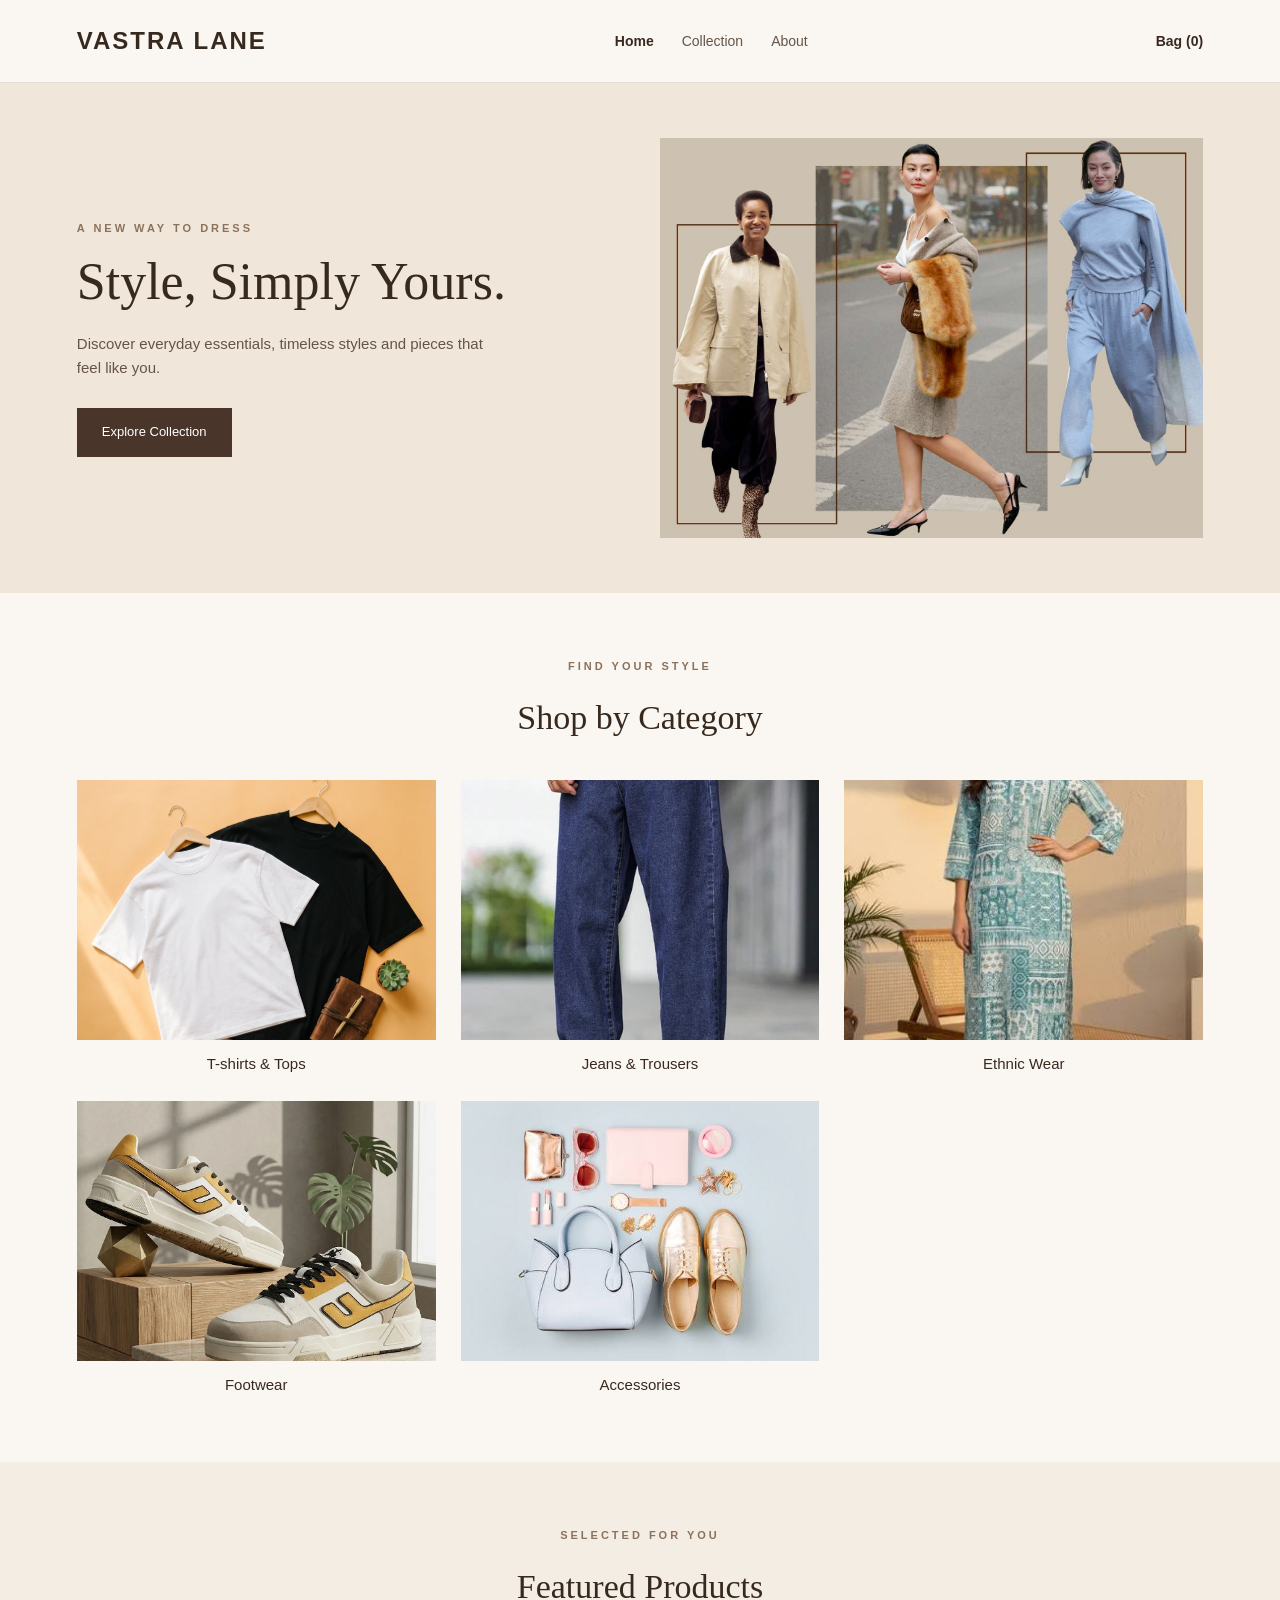
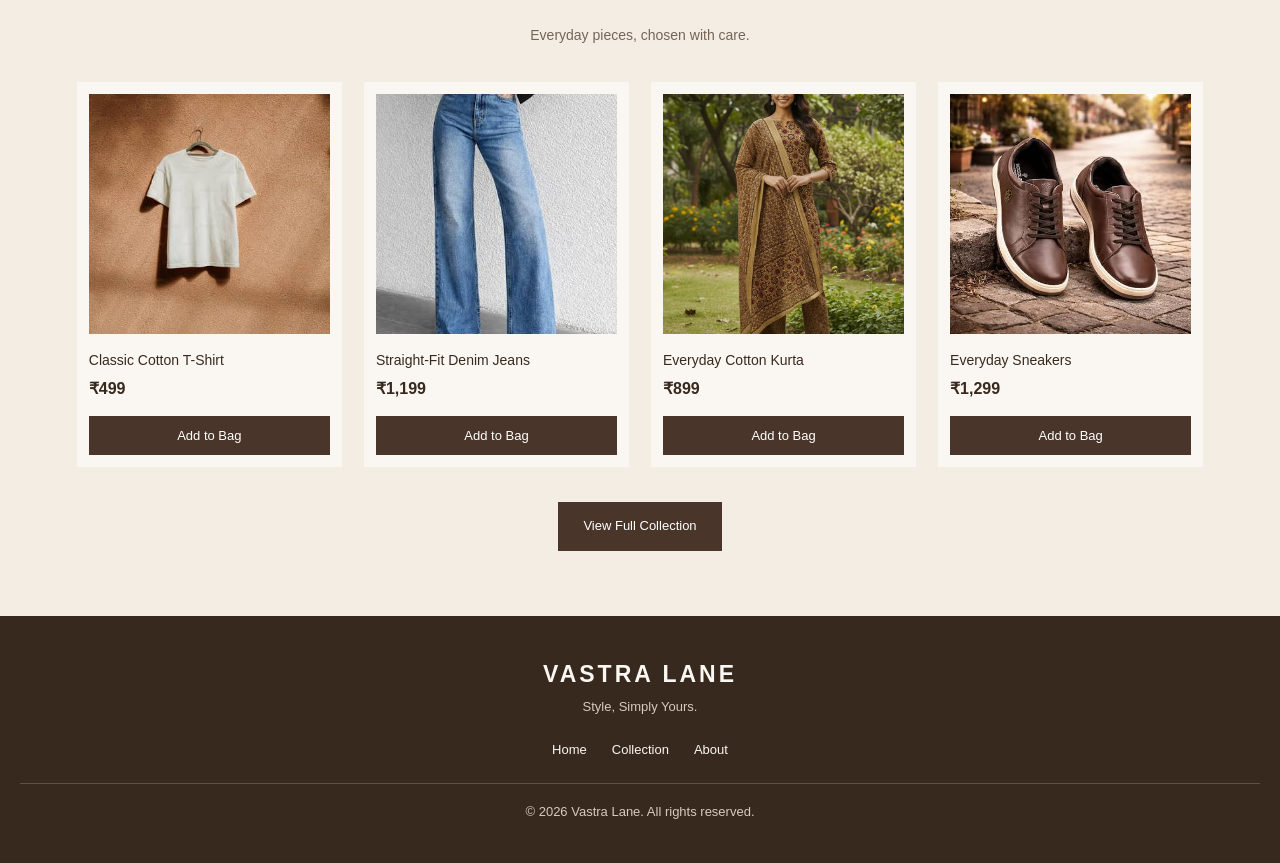
<file: index.html>
<!DOCTYPE html>
<html lang="en">
<head>
    <meta charset="UTF-8">
    <meta name="viewport" content="width=device-width, initial-scale=1.0">

    <title>Vastra Lane | Style, Simply Yours.</title>

    <link rel="stylesheet" href="style.css">
</head>
<body>

    <!-- Navigation Bar -->
    <header class="site-header">
        <a href="index.html" class="logo">VASTRA LANE</a>

        <nav class="navigation">
            <a href="index.html" class="active">Home</a>
            <a href="collection.html">Collection</a>
            <a href="about.html">About</a>
        </nav>

        <div class="shopping-bag">
            Bag (<span id="bagCount">0</span>)
        </div>
    </header>


    <!-- Main Banner -->
    <main>

        <section class="hero">
            <div class="hero-content">
                <p class="small-heading">A NEW WAY TO DRESS</p>

                <h1>Style, Simply Yours.</h1>

                <p class="hero-description">
                    Discover everyday essentials, timeless styles
                    and pieces that feel like you.
                </p>

                <a href="collection.html" class="main-button">
                    Explore Collection
                </a>
            </div>

            <div class="hero-image">
                <img src="FRONTPAGE.jpg"
                     alt="Fashion model wearing a neutral outfit">
            </div>
        </section>


        <!-- Shop by Category -->
        <section class="categories section-padding">
            <div class="section-heading">
                <p class="small-heading">FIND YOUR STYLE</p>
                <h2>Shop by Category</h2>
            </div>

            <div class="category-grid">

                <a href="collection.html" class="category-card">
                    <img src="cottontshirt.jpg" alt="Cotton T-shirt">
                    <h3>T-shirts &amp; Tops</h3>
                </a>

                <a href="collection.html" class="category-card">
                    <img src="bluedenimjeans.webp" alt="Blue denim jeans">
                    <h3>Jeans &amp; Trousers</h3>
                </a>

                <a href="collection.html" class="category-card">
                    <img src="cottonethnic.jpg" alt="Cotton ethnic kurta">
                    <h3>Ethnic Wear</h3>
                </a>

                <a href="collection.html" class="category-card">
                    <img src="shoes.webp" alt="Casual sneakers">
                    <h3>Footwear</h3>
                </a>

                <a href="collection.html" class="category-card">
                    <img src="accesories.jpg" alt="Minimal tote bag">
                    <h3>Accessories</h3>
                </a>

            </div>
        </section>


        <!-- Featured Products -->
        <section class="featured section-padding">
            <div class="section-heading">
                <p class="small-heading">SELECTED FOR YOU</p>
                <h2>Featured Products</h2>
                <p>Everyday pieces, chosen with care.</p>
            </div>

            <div class="product-grid">

                <div class="product-card">
                    <img src="cotton2.jpg"
                         alt="Classic Cotton T-Shirt">

                    <h3>Classic Cotton T-Shirt</h3>
                    <p class="product-price">₹499</p>

                    <button class="add-to-bag">Add to Bag</button>
                </div>


                <div class="product-card">
                    <img src="jeans2.jpg"
                         alt="Straight-Fit Denim Jeans">

                    <h3>Straight-Fit Denim Jeans</h3>
                    <p class="product-price">₹1,199</p>

                    <button class="add-to-bag">Add to Bag</button>
                </div>


                <div class="product-card">
                    <img src="kurta2.webp"
                         alt="Everyday Cotton Kurta">

                    <h3>Everyday Cotton Kurta</h3>
                    <p class="product-price">₹899</p>

                    <button class="add-to-bag">Add to Bag</button>
                </div>


                <div class="product-card">
                    <img src="sneaker2.jpg"
                         alt="Everyday Sneakers">

                    <h3>Everyday Sneakers</h3>
                    <p class="product-price">₹1,299</p>

                    <button class="add-to-bag">Add to Bag</button>
                </div>

            </div>

            <p id="bagMessage" aria-live="polite"></p>

            <div class="collection-link">
                <a href="collection.html" class="main-button">
                    View Full Collection
                </a>
            </div>
        </section>

    </main>


    <!-- Footer -->
    <footer class="site-footer">
        <h2>VASTRA LANE</h2>
        <p>Style, Simply Yours.</p>

        <div class="footer-links">
            <a href="index.html">Home</a>
            <a href="collection.html">Collection</a>
            <a href="about.html">About</a>
        </div>

        <p class="copyright">
            &copy; 2026 Vastra Lane. All rights reserved.
        </p>
    </footer>


    <script src="script.js"></script>

</body>
</html>
</file>
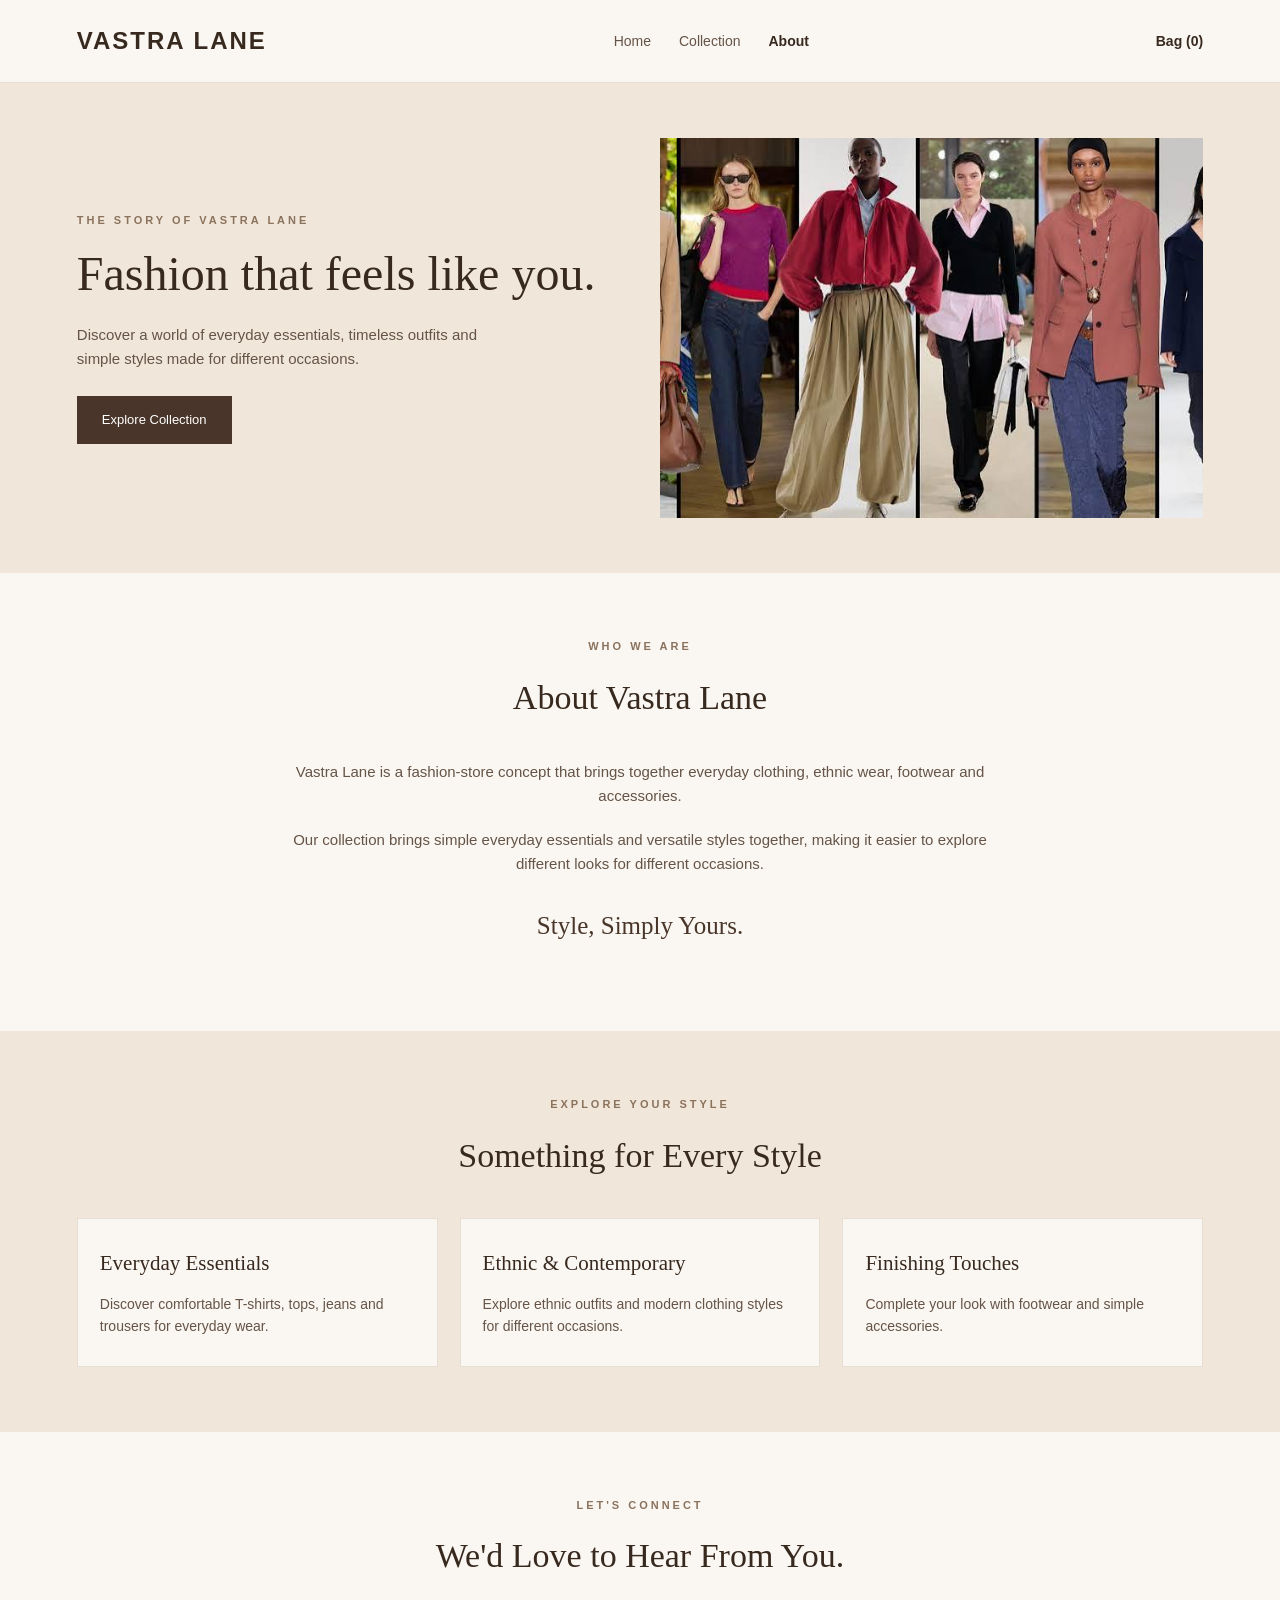
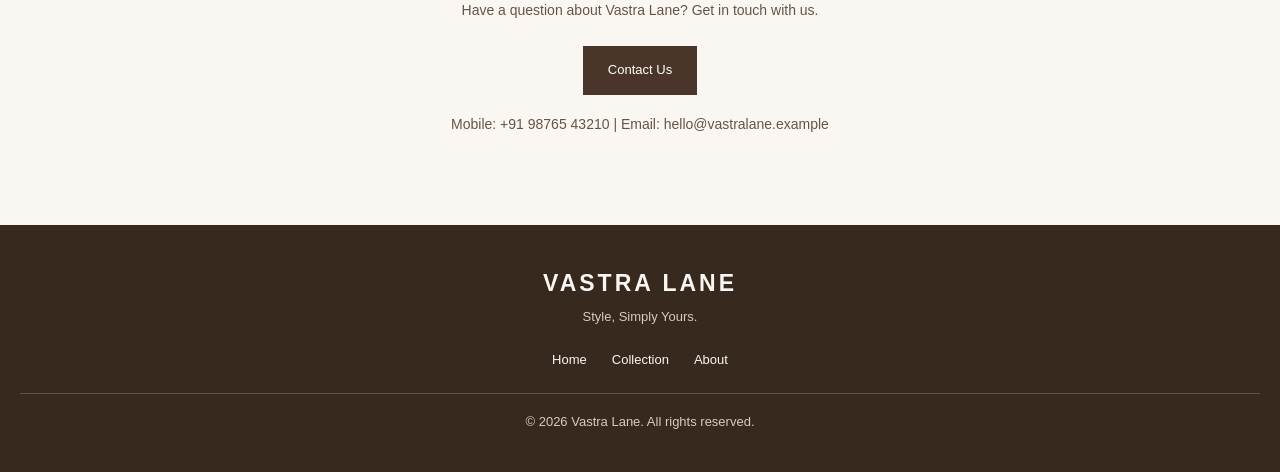
<file: about.html>
<!DOCTYPE html>
<html lang="en">
<head>
    <meta charset="UTF-8">
    <meta name="viewport" content="width=device-width, initial-scale=1.0">

    <title>About Us | Vastra Lane</title>

    <link rel="stylesheet" href="style.css">
</head>
<body>

    <!-- Navigation Bar -->
    <header class="site-header">

        <a href="index.html" class="logo">VASTRA LANE</a>

        <nav class="navigation">
            <a href="index.html">Home</a>
            <a href="collection.html">Collection</a>
            <a href="about.html" class="active">About</a>
        </nav>

        <div class="shopping-bag">
            Bag (<span id="bagCount">0</span>)
        </div>

    </header>


    <!-- About Hero Section -->
    <main>

        <section class="about-hero">

            <div class="about-hero-content">

                <p class="small-heading">THE STORY OF VASTRA LANE</p>

                <h1>Fashion that feels like you.</h1>

                <p>
                    Discover a world of everyday essentials,
                    timeless outfits and simple styles made
                    for different occasions.
                </p>

                <a href="collection.html" class="main-button">
                    Explore Collection
                </a>

            </div>

            <div class="about-hero-image">
                <img src="aboutphoto.jpg"
                     alt="Fashion editorial showcasing modern clothing">
            </div>

        </section>


        <!-- About the Brand -->
        <section class="about-story section-padding">

            <div class="section-heading">

                <p class="small-heading">WHO WE ARE</p>

                <h2>About Vastra Lane</h2>

            </div>

            <div class="about-description">

                <p>
                    Vastra Lane is a fashion-store concept
                    that brings together everyday clothing,
                    ethnic wear, footwear and accessories.
                </p>

                <p>
                    Our collection brings simple everyday
                    essentials and versatile styles together,
                    making it easier to explore different
                    looks for different occasions.
                </p>

                <p class="about-tagline">
                    Style, Simply Yours.
                </p>

            </div>

        </section>


        <!-- Our Fashion Categories -->
        <section class="about-highlights section-padding">

            <div class="section-heading">

                <p class="small-heading">EXPLORE YOUR STYLE</p>

                <h2>Something for Every Style</h2>

            </div>

            <div class="about-cards">

                <div class="about-card">
                    <h3>Everyday Essentials</h3>
                    <p>
                        Discover comfortable T-shirts,
                        tops, jeans and trousers for
                        everyday wear.
                    </p>
                </div>

                <div class="about-card">
                    <h3>Ethnic & Contemporary</h3>
                    <p>
                        Explore ethnic outfits and
                        modern clothing styles for
                        different occasions.
                    </p>
                </div>

                <div class="about-card">
                    <h3>Finishing Touches</h3>
                    <p>
                        Complete your look with
                        footwear and simple
                        accessories.
                    </p>
                </div>

            </div>

        </section>


        <!-- Contact Section -->
        <section class="about-contact section-padding">

            <p class="small-heading">LET'S CONNECT</p>

            <h2>We'd Love to Hear From You.</h2>

            <p>
                Have a question about Vastra Lane?
                Get in touch with us.
            </p>

            <a href="mailto:hello@vastralane.example"
               class="main-button">
                Contact Us
            </a>

            <p class="contact-note">
                Mobile: +91 98765 43210 | Email: hello@vastralane.example
            </p>

        </section>

    </main>


    <!-- Footer -->
    <footer class="site-footer">

        <h2>VASTRA LANE</h2>

        <p>Style, Simply Yours.</p>

        <div class="footer-links">
            <a href="index.html">Home</a>
            <a href="collection.html">Collection</a>
            <a href="about.html">About</a>
        </div>

        <p class="copyright">
            &copy; 2026 Vastra Lane. All rights reserved.
        </p>

    </footer>


    <script src="script.js"></script>

</body>
</html>
</file>
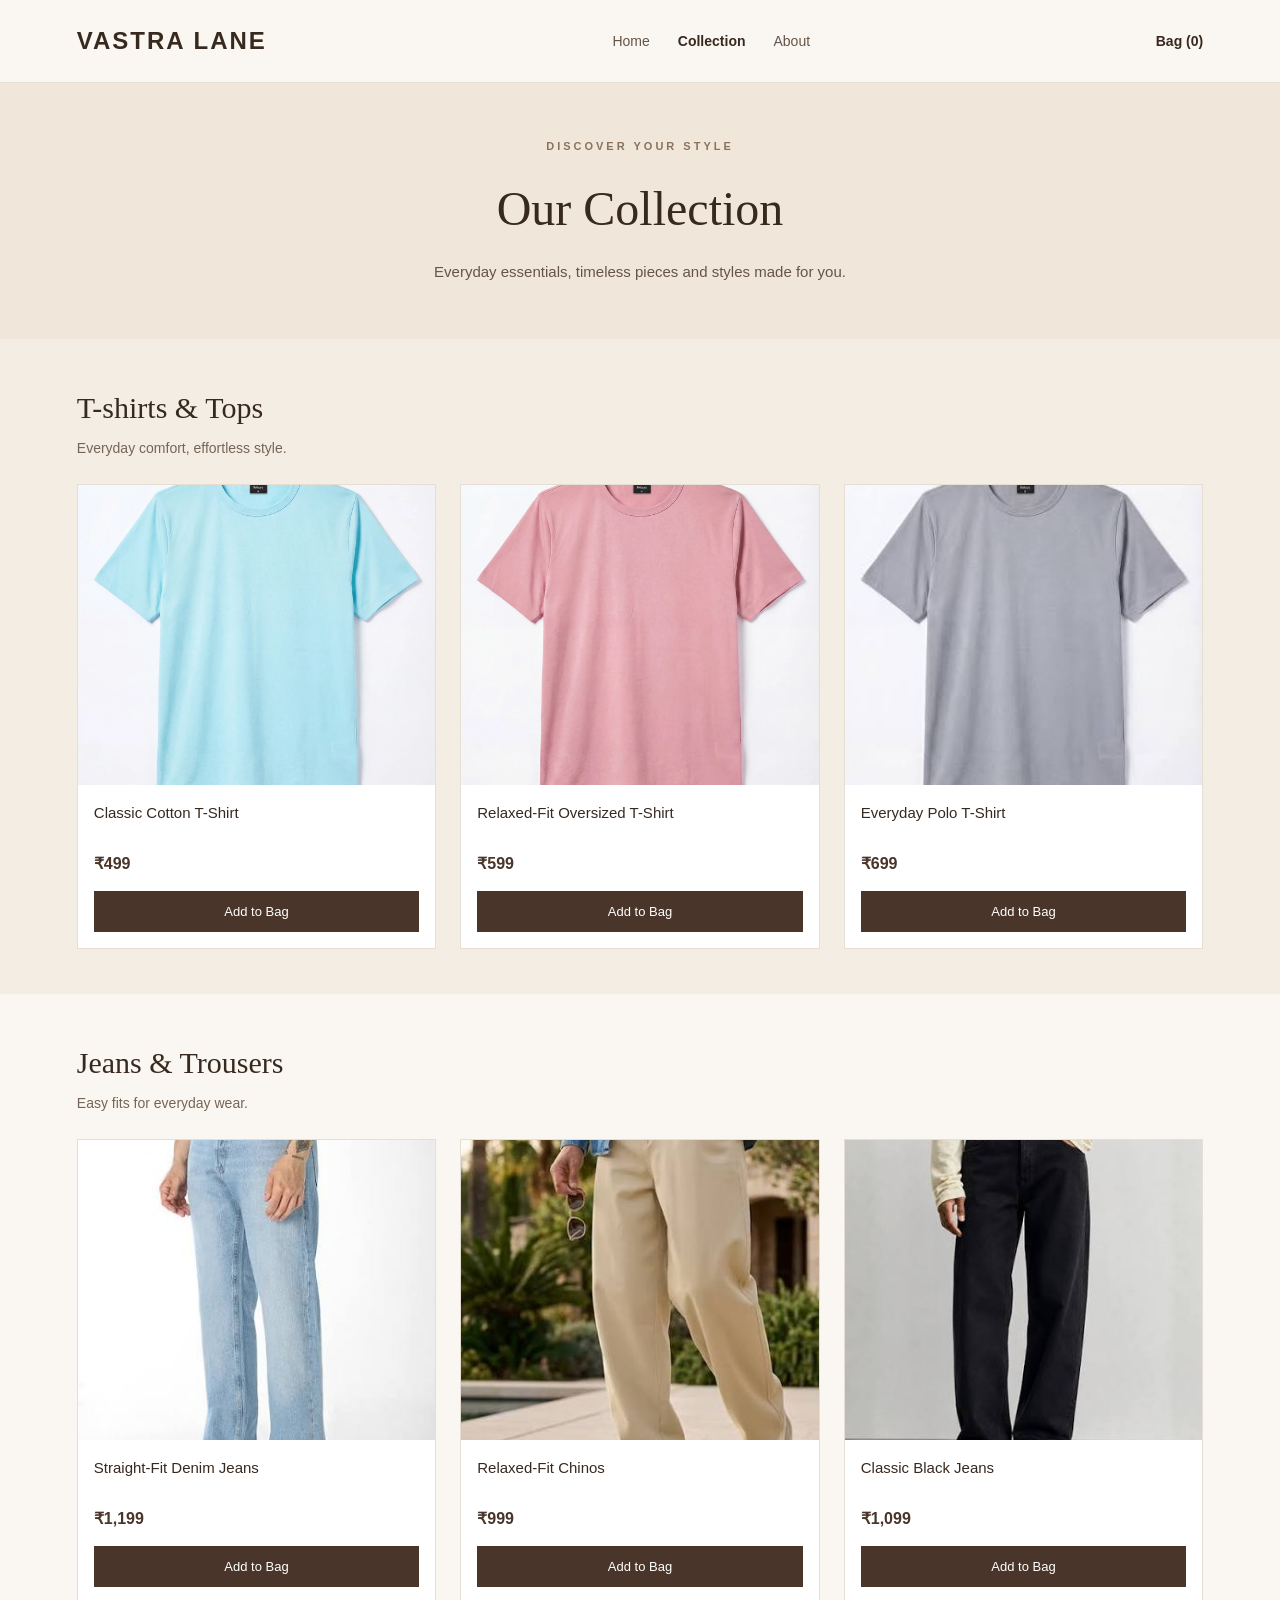
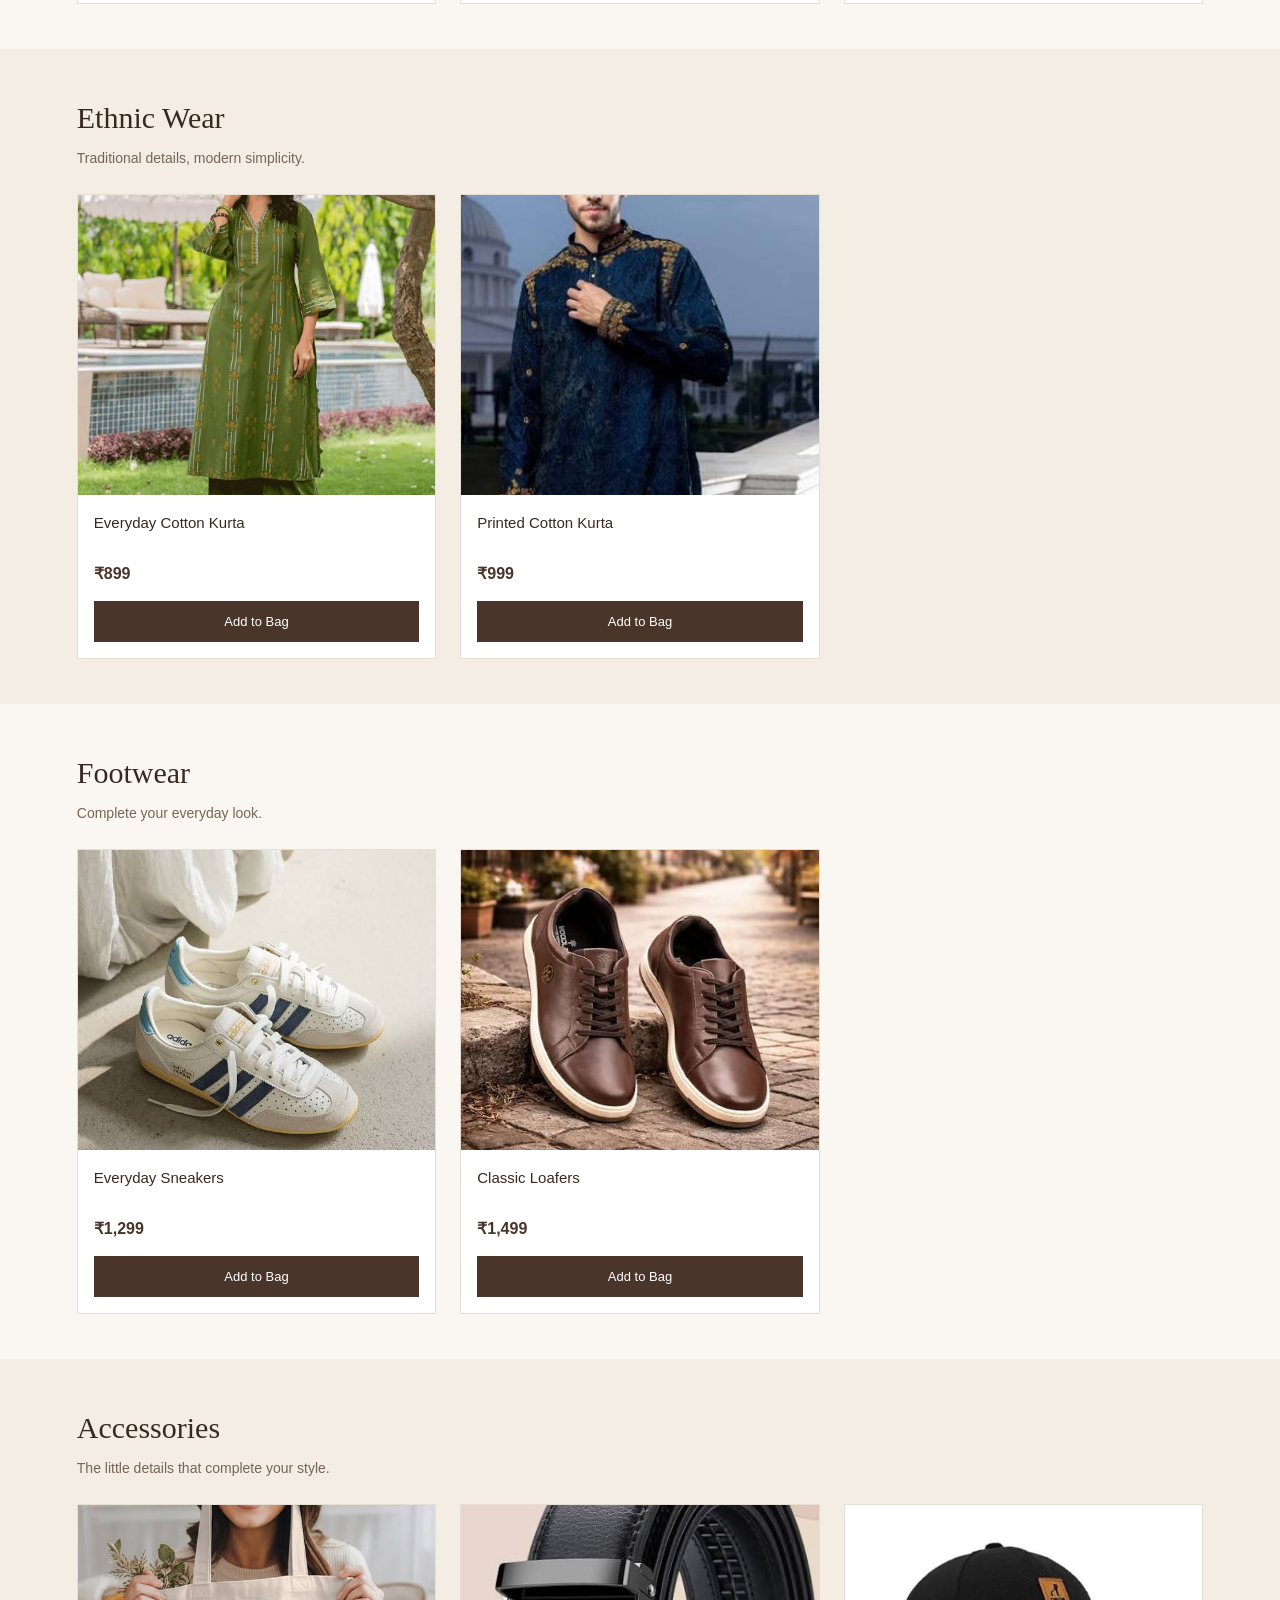
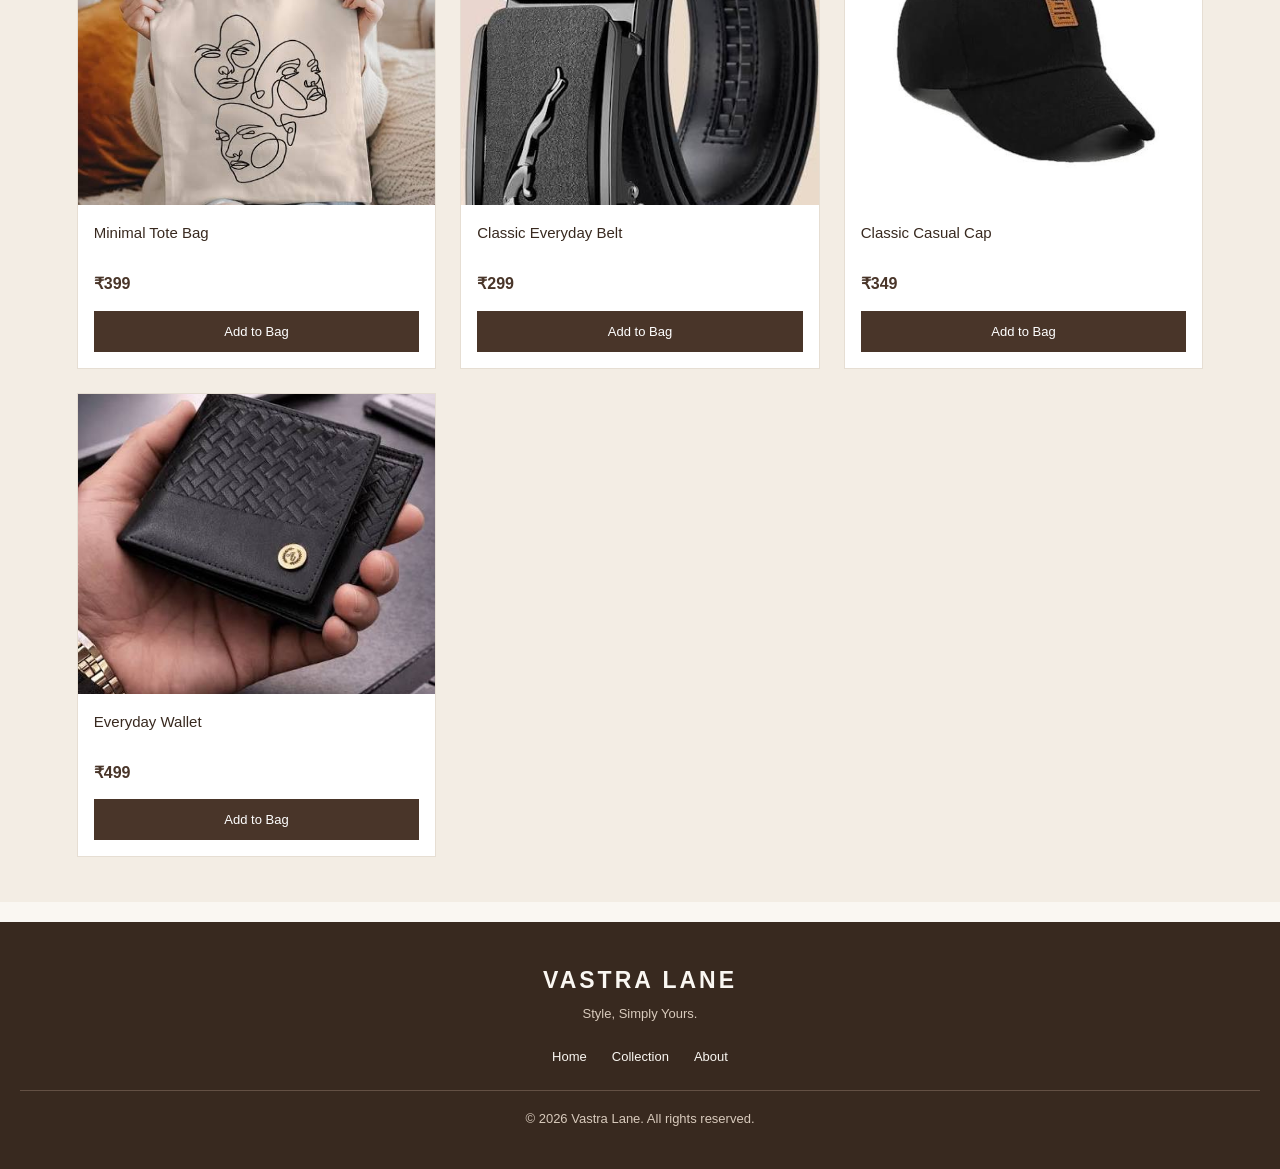
<file: collection.html>
<!DOCTYPE html>
<html lang="en">
<head>
    <meta charset="UTF-8">
    <meta name="viewport" content="width=device-width, initial-scale=1.0">

    <title>Collection | Vastra Lane</title>

    <link rel="stylesheet" href="style.css">
</head>
<body>

    <!-- Navigation Bar -->
    <header class="site-header">

        <a href="index.html" class="logo">VASTRA LANE</a>

        <nav class="navigation">
            <a href="index.html">Home</a>
            <a href="collection.html" class="active">Collection</a>
            <a href="about.html">About</a>
        </nav>

        <div class="shopping-bag">
            Bag (<span id="bagCount">0</span>)
        </div>

    </header>


    <main>

        <!-- Collection Introduction -->
        <section class="collection-intro">

            <p class="small-heading">DISCOVER YOUR STYLE</p>

            <h1>Our Collection</h1>

            <p>
                Everyday essentials, timeless pieces
                and styles made for you.
            </p>

        </section>


        <!-- CATEGORY 1: T-SHIRTS AND TOPS -->
        <section class="collection-category">

            <div class="collection-heading">
                <h2>T-shirts &amp; Tops</h2>
                <p>Everyday comfort, effortless style.</p>
            </div>

            <div class="collection-product-grid">

                <div class="collection-product-card">
                    <img src="tshirt3.webp"
                         alt="Classic Cotton T-Shirt">

                    <div class="collection-product-info">
                        <h3>Classic Cotton T-Shirt</h3>
                        <p class="product-price">₹499</p>
                        <button class="add-to-bag">Add to Bag</button>
                    </div>
                </div>

                <div class="collection-product-card">
                    <img src="tshirt4.webp"
                         alt="Oversized T-Shirt">

                    <div class="collection-product-info">
                        <h3>Relaxed-Fit Oversized T-Shirt</h3>
                        <p class="product-price">₹599</p>
                        <button class="add-to-bag">Add to Bag</button>
                    </div>
                </div>

                <div class="collection-product-card">
                    <img src="tshirt5.jpg"
                         alt="Polo T-Shirt">

                    <div class="collection-product-info">
                        <h3>Everyday Polo T-Shirt</h3>
                        <p class="product-price">₹699</p>
                        <button class="add-to-bag">Add to Bag</button>
                    </div>
                </div>

            </div>
        </section>


        <!-- CATEGORY 2: JEANS AND TROUSERS -->
        <section class="collection-category">

            <div class="collection-heading">
                <h2>Jeans &amp; Trousers</h2>
                <p>Easy fits for everyday wear.</p>
            </div>

            <div class="collection-product-grid">

                <div class="collection-product-card">
                    <img src="jeans3.jpg"
                         alt="Straight-Fit Denim Jeans">

                    <div class="collection-product-info">
                        <h3>Straight-Fit Denim Jeans</h3>
                        <p class="product-price">₹1,199</p>
                        <button class="add-to-bag">Add to Bag</button>
                    </div>
                </div>

                <div class="collection-product-card">
                    <img src="jeans4.jpg"
                         alt="Relaxed-Fit Chinos">

                    <div class="collection-product-info">
                        <h3>Relaxed-Fit Chinos</h3>
                        <p class="product-price">₹999</p>
                        <button class="add-to-bag">Add to Bag</button>
                    </div>
                </div>

                <div class="collection-product-card">
                    <img src="jeansblack.jpg"
                         alt="Black Jeans">

                    <div class="collection-product-info">
                        <h3>Classic Black Jeans</h3>
                        <p class="product-price">₹1,099</p>
                        <button class="add-to-bag">Add to Bag</button>
                    </div>
                </div>

            </div>
        </section>


        <!-- CATEGORY 3: ETHNIC WEAR -->
        <section class="collection-category">

            <div class="collection-heading">
                <h2>Ethnic Wear</h2>
                <p>Traditional details, modern simplicity.</p>
            </div>

            <div class="collection-product-grid">

                <div class="collection-product-card">
                    <img src="kurta3.jpg"
                         alt="Everyday Cotton Kurta">

                    <div class="collection-product-info">
                        <h3>Everyday Cotton Kurta</h3>
                        <p class="product-price">₹899</p>
                        <button class="add-to-bag">Add to Bag</button>
                    </div>
                </div>

                <div class="collection-product-card">
                    <img src="kurta1.jpg"
                         alt="Printed Cotton Kurta">

                    <div class="collection-product-info">
                        <h3>Printed Cotton Kurta</h3>
                        <p class="product-price">₹999</p>
                        <button class="add-to-bag">Add to Bag</button>
                    </div>
                </div>

                

            </div>
        </section>


        <!-- CATEGORY 4: FOOTWEAR -->
        <section class="collection-category">

            <div class="collection-heading">
                <h2>Footwear</h2>
                <p>Complete your everyday look.</p>
            </div>

            <div class="collection-product-grid">

                <div class="collection-product-card">
                    <img src="sneaker1.jpg"
                         alt="Everyday Sneakers">

                    <div class="collection-product-info">
                        <h3>Everyday Sneakers</h3>
                        <p class="product-price">₹1,299</p>
                        <button class="add-to-bag">Add to Bag</button>
                    </div>
                </div>

                <div class="collection-product-card">
                    <img src="sneaker2.jpg"
                         alt="Classic Loafers">

                    <div class="collection-product-info">
                        <h3>Classic Loafers</h3>
                        <p class="product-price">₹1,499</p>
                        <button class="add-to-bag">Add to Bag</button>
                    </div>
                </div>

                

            </div>
        </section>


        <!-- CATEGORY 5: ACCESSORIES -->
        <section class="collection-category">

            <div class="collection-heading">
                <h2>Accessories</h2>
                <p>The little details that complete your style.</p>
            </div>

            <div class="collection-product-grid">

                <div class="collection-product-card">
                    <img src="totebag.jpg"
                         alt="Minimal Tote Bag">

                    <div class="collection-product-info">
                        <h3>Minimal Tote Bag</h3>
                        <p class="product-price">₹399</p>
                        <button class="add-to-bag">Add to Bag</button>
                    </div>
                </div>

                <div class="collection-product-card">
                    <img src="belt.jpg"
                         alt="Classic Everyday Belt">

                    <div class="collection-product-info">
                        <h3>Classic Everyday Belt</h3>
                        <p class="product-price">₹299</p>
                        <button class="add-to-bag">Add to Bag</button>
                    </div>
                </div>

                <div class="collection-product-card">
                    <img src="cap.jpg"
                         alt="Classic Casual Cap">

                    <div class="collection-product-info">
                        <h3>Classic Casual Cap</h3>
                        <p class="product-price">₹349</p>
                        <button class="add-to-bag">Add to Bag</button>
                    </div>
                </div>

                <div class="collection-product-card">
                    <img src="wallet.jpg"
                         alt="Everyday Wallet">

                    <div class="collection-product-info">
                        <h3>Everyday Wallet</h3>
                        <p class="product-price">₹499</p>
                        <button class="add-to-bag">Add to Bag</button>
                    </div>
                </div>

            </div>
        </section>


        <!-- Shopping Bag Message -->
        <p id="bagMessage" aria-live="polite"></p>

    </main>


    <!-- Footer -->
    <footer class="site-footer">

        <h2>VASTRA LANE</h2>

        <p>Style, Simply Yours.</p>

        <div class="footer-links">
            <a href="index.html">Home</a>
            <a href="collection.html">Collection</a>
            <a href="about.html">About</a>
        </div>

        <p class="copyright">
            &copy; 2026 Vastra Lane. All rights reserved.
        </p>

    </footer>


    <script src="script.js"></script>

</body>
</html>
</file>
<file: style.css>
/* BASIC SETTINGS */
* {
    margin: 0;
    padding: 0;
    box-sizing: border-box;
}

body {
    font-family: Arial, sans-serif;
    background-color: #FAF7F2;
    color: #38291F;
    line-height: 1.6;
}

a {
    text-decoration: none;
    color: inherit;
}

img {
    width: 100%;
    display: block;
}


/* NAVIGATION BAR */
.site-header {
    display: flex;
    justify-content: space-between;
    align-items: center;
    padding: 22px 6%;
    background-color: #FAF7F2;
    border-bottom: 1px solid #E6DED3;
}

.logo {
    font-size: 24px;
    font-weight: bold;
    letter-spacing: 2px;
}

.navigation {
    display: flex;
    gap: 28px;
}

.navigation a {
    font-size: 14px;
    color: #655447;
}

.navigation a:hover,
.navigation .active {
    color: #38291F;
    font-weight: bold;
}

.shopping-bag {
    font-size: 14px;
    font-weight: bold;
}


/* HOME HERO SECTION */
.hero {
    display: flex;
    align-items: center;
    justify-content: space-between;
    gap: 40px;
    padding: 55px 6%;
    background-color: #F0E7DA;
}

.hero-content {
    flex: 1;
    padding: 20px 0;
}

.small-heading {
    font-size: 11px;
    letter-spacing: 3px;
    font-weight: bold;
    color: #8B725D;
    margin-bottom: 15px;
}

.hero h1 {
    font-family: Georgia, serif;
    font-size: 52px;
    line-height: 1.15;
    font-weight: normal;
    margin-bottom: 20px;
}

.hero-description {
    max-width: 420px;
    font-size: 15px;
    color: #655447;
    margin-bottom: 28px;
}

.hero-image {
    flex: 1;
}

.hero-image img {
    width: 100%;
    height: 400px;
    object-fit: cover;
    object-position: center;
}

.main-button {
    display: inline-block;
    background-color: #493529;
    color: #FFFFFF;
    padding: 13px 24px;
    font-size: 13px;
    border: 1px solid #493529;
    cursor: pointer;
    transition: background-color 0.3s;
}

.main-button:hover {
    background-color: #735640;
}


/* GENERAL SECTION SETTINGS */
.section-padding {
    padding: 65px 6%;
}

.section-heading {
    text-align: center;
    margin-bottom: 35px;
}

.section-heading h2 {
    font-family: Georgia, serif;
    font-weight: normal;
    font-size: 34px;
    margin-bottom: 10px;
}

.section-heading > p:last-child {
    color: #766556;
    font-size: 14px;
}


/* CATEGORY SECTION */
.category-grid {
    display: grid;
    grid-template-columns: repeat(3, 1fr);
    gap: 25px;
}

.category-card {
    display: block;
    text-align: center;
}

.category-card img {
    height: 260px;
    object-fit: cover;
    margin-bottom: 12px;
    background-color: #EDE4D8;
}

.category-card h3 {
    font-size: 15px;
    font-weight: normal;
}

.category-card:hover img {
    opacity: 0.85;
}

.category-card:hover h3 {
    color: #916E51;
}


/* FEATURED PRODUCTS */
.featured {
    background-color: #F3EDE4;
}

.product-grid {
    display: grid;
    grid-template-columns: repeat(4, 1fr);
    gap: 22px;
}

.product-card {
    background-color: #FAF7F2;
    padding: 12px;
    text-align: left;
}

.product-card img {
    height: 240px;
    object-fit: cover;
    background-color: #EDE4D8;
    margin-bottom: 15px;
}

.product-card h3 {
    font-size: 14px;
    font-weight: normal;
    margin-bottom: 5px;
}

.product-price {
    font-size: 16px;
    font-weight: bold;
    margin-bottom: 14px;
}

.add-to-bag {
    width: 100%;
    padding: 11px;
    border: 1px solid #493529;
    background-color: #493529;
    color: white;
    font-size: 13px;
    cursor: pointer;
}

.add-to-bag:hover {
    background-color: #735640;
}

#bagMessage {
    text-align: center;
    margin-top: 20px;
    color: #493529;
    font-size: 14px;
}

.collection-link {
    text-align: center;
    margin-top: 35px;
}


/* FOOTER */
.site-footer {
    background-color: #38291F;
    color: #FAF7F2;
    text-align: center;
    padding: 40px 20px;
}

.site-footer h2 {
    font-size: 23px;
    letter-spacing: 3px;
    margin-bottom: 5px;
}

.site-footer > p {
    font-size: 13px;
    color: #D8CABC;
}

.footer-links {
    display: flex;
    justify-content: center;
    gap: 25px;
    margin: 22px 0;
}

.footer-links a {
    font-size: 13px;
}

.footer-links a:hover {
    text-decoration: underline;
}

.site-footer .copyright {
    border-top: 1px solid #635044;
    padding-top: 18px;
    margin-top: 20px;
}


/* TABLET SCREEN */
@media (max-width: 900px) {
    .hero h1 {
        font-size: 40px;
    }

    .hero-image img {
        height: 340px;
    }

    .product-grid {
        grid-template-columns: repeat(2, 1fr);
    }

    .category-grid {
        grid-template-columns: repeat(2, 1fr);
    }
}


/* MOBILE SCREEN */
@media (max-width: 600px) {
    .site-header {
        padding: 18px 5%;
        flex-wrap: wrap;
        row-gap: 18px;
    }

    .logo {
        font-size: 20px;
    }

    .navigation {
        order: 3;
        width: 100%;
        justify-content: center;
        gap: 24px;
    }

    .navigation a {
        font-size: 13px;
    }

    .hero {
        flex-direction: column;
        align-items: stretch;
        padding: 35px 5%;
        gap: 25px;
    }

    .hero h1 {
        font-size: 38px;
    }

    .hero-description {
        font-size: 14px;
    }

    .hero-image img {
        height: 320px;
    }

    .section-padding {
        padding: 45px 5%;
    }

    .section-heading h2 {
        font-size: 29px;
    }

    .category-grid {
        grid-template-columns: repeat(2, 1fr);
        gap: 18px 12px;
    }

    .category-card img {
        height: 190px;
    }

    .category-card h3 {
        font-size: 13px;
    }

    .product-grid {
        grid-template-columns: repeat(2, 1fr);
        gap: 14px;
    }

    .product-card {
        padding: 9px;
    }

    .product-card img {
        height: 190px;
    }

    .product-card h3 {
        font-size: 13px;
    }

    .product-price {
        font-size: 15px;
    }

    .add-to-bag {
        font-size: 12px;
        padding: 10px 5px;
    }

    .footer-links {
        gap: 18px;
    }
}



/* ABOUT PAGE HERO */
.about-hero {
    display: flex;
    align-items: center;
    justify-content: space-between;
    gap: 40px;
    padding: 55px 6%;
    background-color: #F0E7DA;
}

.about-hero-content {
    flex: 1;
}

.about-hero-content h1 {
    font-family: Georgia, serif;
    font-size: 48px;
    font-weight: normal;
    line-height: 1.2;
    margin-bottom: 20px;
}

.about-hero-content > p:not(.small-heading) {
    font-size: 15px;
    color: #655447;
    margin-bottom: 25px;
    max-width: 440px;
}

.about-hero-image {
    flex: 1;
}

.about-hero-image img {
    width: 100%;
    height: 380px;
    object-fit: cover;
}


/* ABOUT STORY */
.about-story {
    background-color: #FAF7F2;
}

.about-description {
    max-width: 750px;
    margin: 0 auto;
    text-align: center;
}

.about-description p {
    color: #655447;
    font-size: 15px;
    margin-bottom: 20px;
}

.about-description .about-tagline {
    font-family: Georgia, serif;
    font-size: 25px;
    color: #493529;
    margin-top: 30px;
}


/* ABOUT HIGHLIGHTS */
.about-highlights {
    background-color: #F0E7DA;
}

.about-cards {
    display: grid;
    grid-template-columns: repeat(3, 1fr);
    gap: 22px;
}

.about-card {
    padding: 28px 22px;
    background-color: #FAF7F2;
    border: 1px solid #E6DED3;
}

.about-card h3 {
    font-family: Georgia, serif;
    font-size: 21px;
    font-weight: normal;
    margin-bottom: 12px;
}

.about-card p {
    color: #655447;
    font-size: 14px;
}


/* ABOUT CONTACT */
.about-contact {
    text-align: center;
    background-color: #FAF7F2;
}

.about-contact h2 {
    font-family: Georgia, serif;
    font-weight: normal;
    font-size: 34px;
    margin-bottom: 15px;
}

.about-contact > p:not(.small-heading) {
    color: #655447;
    font-size: 14px;
    margin-bottom: 25px;
}

.about-contact .contact-note {
    margin-top: 18px;
    font-size: 12px;
    color: #8B725D;
}


/* ABOUT PAGE RESPONSIVE DESIGN */
@media (max-width: 900px) {

    .about-hero-content h1 {
        font-size: 38px;
    }

    .about-hero-image img {
        height: 330px;
    }

    .about-cards {
        grid-template-columns: repeat(2, 1fr);
    }
}


@media (max-width: 600px) {

    .about-hero {
        flex-direction: column;
        align-items: stretch;
        padding: 35px 5%;
        gap: 25px;
    }

    .about-hero-content h1 {
        font-size: 36px;
    }

    .about-hero-image img {
        height: 300px;
    }

    .about-cards {
        grid-template-columns: 1fr;
        gap: 15px;
    }

    .about-card {
        padding: 22px;
    }

    .about-contact h2 {
        font-size: 28px;
    }
}



/* COLLECTION PAGE INTRO */
.collection-intro {
    text-align: center;
    padding: 55px 6%;
    background-color: #F0E7DA;
}

.collection-intro h1 {
    font-family: Georgia, serif;
    font-size: 48px;
    font-weight: normal;
    margin-bottom: 12px;
}

.collection-intro > p:last-child {
    color: #655447;
    font-size: 15px;
}


/* EACH PRODUCT CATEGORY */
.collection-category {
    padding: 45px 6%;
    background-color: #FAF7F2;
}

.collection-category:nth-of-type(even) {
    background-color: #F3EDE4;
}

.collection-heading {
    margin-bottom: 25px;
}

.collection-heading h2 {
    font-family: Georgia, serif;
    font-size: 30px;
    font-weight: normal;
    margin-bottom: 5px;
}

.collection-heading p {
    font-size: 14px;
    color: #766556;
}


/* COLLECTION PRODUCT GRID */
.collection-product-grid {
    display: grid;
    grid-template-columns: repeat(3, 1fr);
    gap: 24px;
}

.collection-product-card {
    background-color: #FFFFFF;
    border: 1px solid #E6DED3;
}

.collection-product-card img {
    width: 100%;
    height: 300px;
    object-fit: cover;
    background-color: #EDE4D8;
}

.collection-product-info {
    padding: 16px;
}

.collection-product-info h3 {
    font-size: 15px;
    font-weight: normal;
    margin-bottom: 8px;
    min-height: 42px;
}

.collection-product-info .product-price {
    color: #493529;
    font-size: 16px;
    font-weight: bold;
    margin-bottom: 14px;
}

.collection-product-card .add-to-bag {
    width: 100%;
    padding: 12px;
    border: 1px solid #493529;
    background-color: #493529;
    color: #FFFFFF;
    cursor: pointer;
    font-size: 13px;
}

.collection-product-card .add-to-bag:hover {
    background-color: #735640;
}


/* TABLET */
@media (max-width: 900px) {

    .collection-product-grid {
        grid-template-columns: repeat(2, 1fr);
        gap: 18px;
    }

    .collection-product-card img {
        height: 260px;
    }

    .collection-intro h1 {
        font-size: 40px;
    }
}


/* MOBILE */
@media (max-width: 600px) {

    .collection-intro {
        padding: 40px 5%;
    }

    .collection-intro h1 {
        font-size: 35px;
    }

    .collection-category {
        padding: 35px 5%;
    }

    .collection-heading h2 {
        font-size: 26px;
    }

    .collection-product-grid {
        grid-template-columns: repeat(2, 1fr);
        gap: 12px;
    }

    .collection-product-card img {
        height: 180px;
    }

    .collection-product-info {
        padding: 10px;
    }

    .collection-product-info h3 {
        font-size: 13px;
        min-height: 40px;
    }

    .collection-product-info .product-price {
        font-size: 14px;
    }

    .collection-product-card .add-to-bag {
        padding: 10px 5px;
        font-size: 12px;
    }
}
</file>
